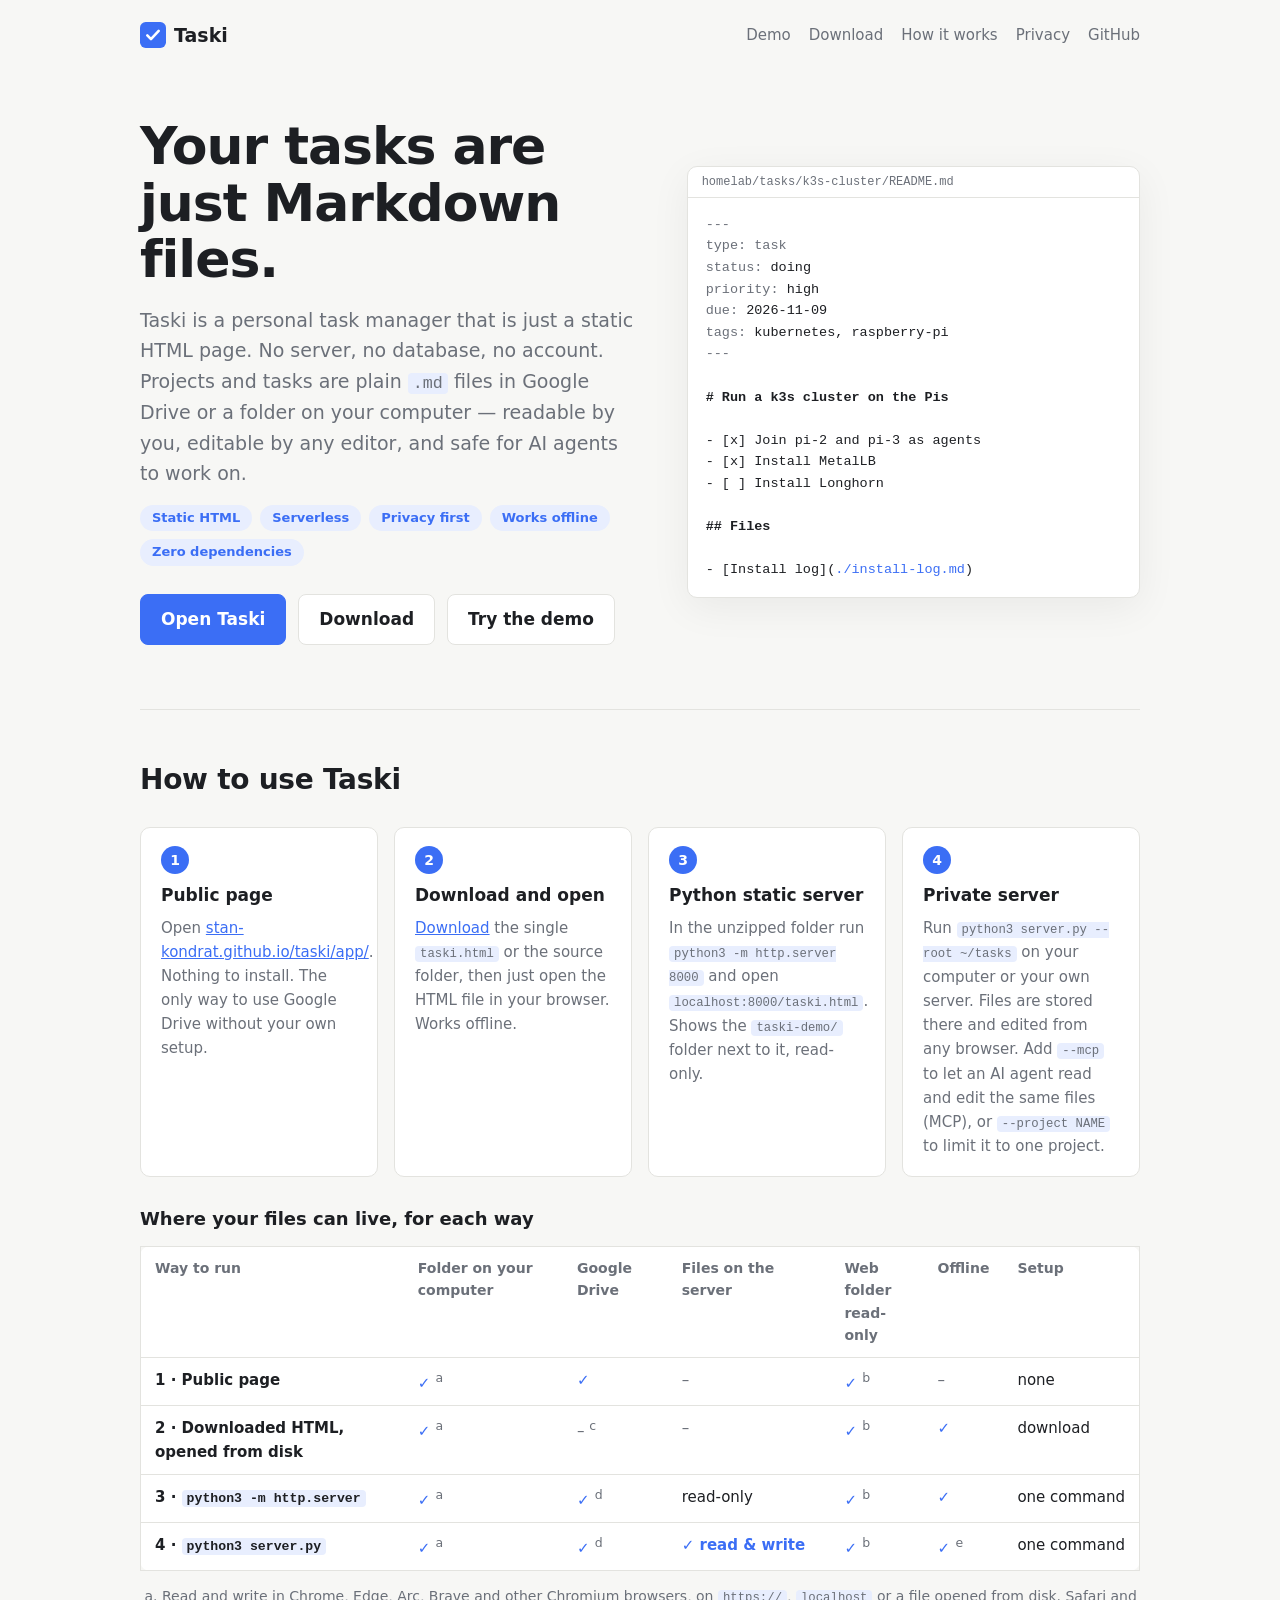
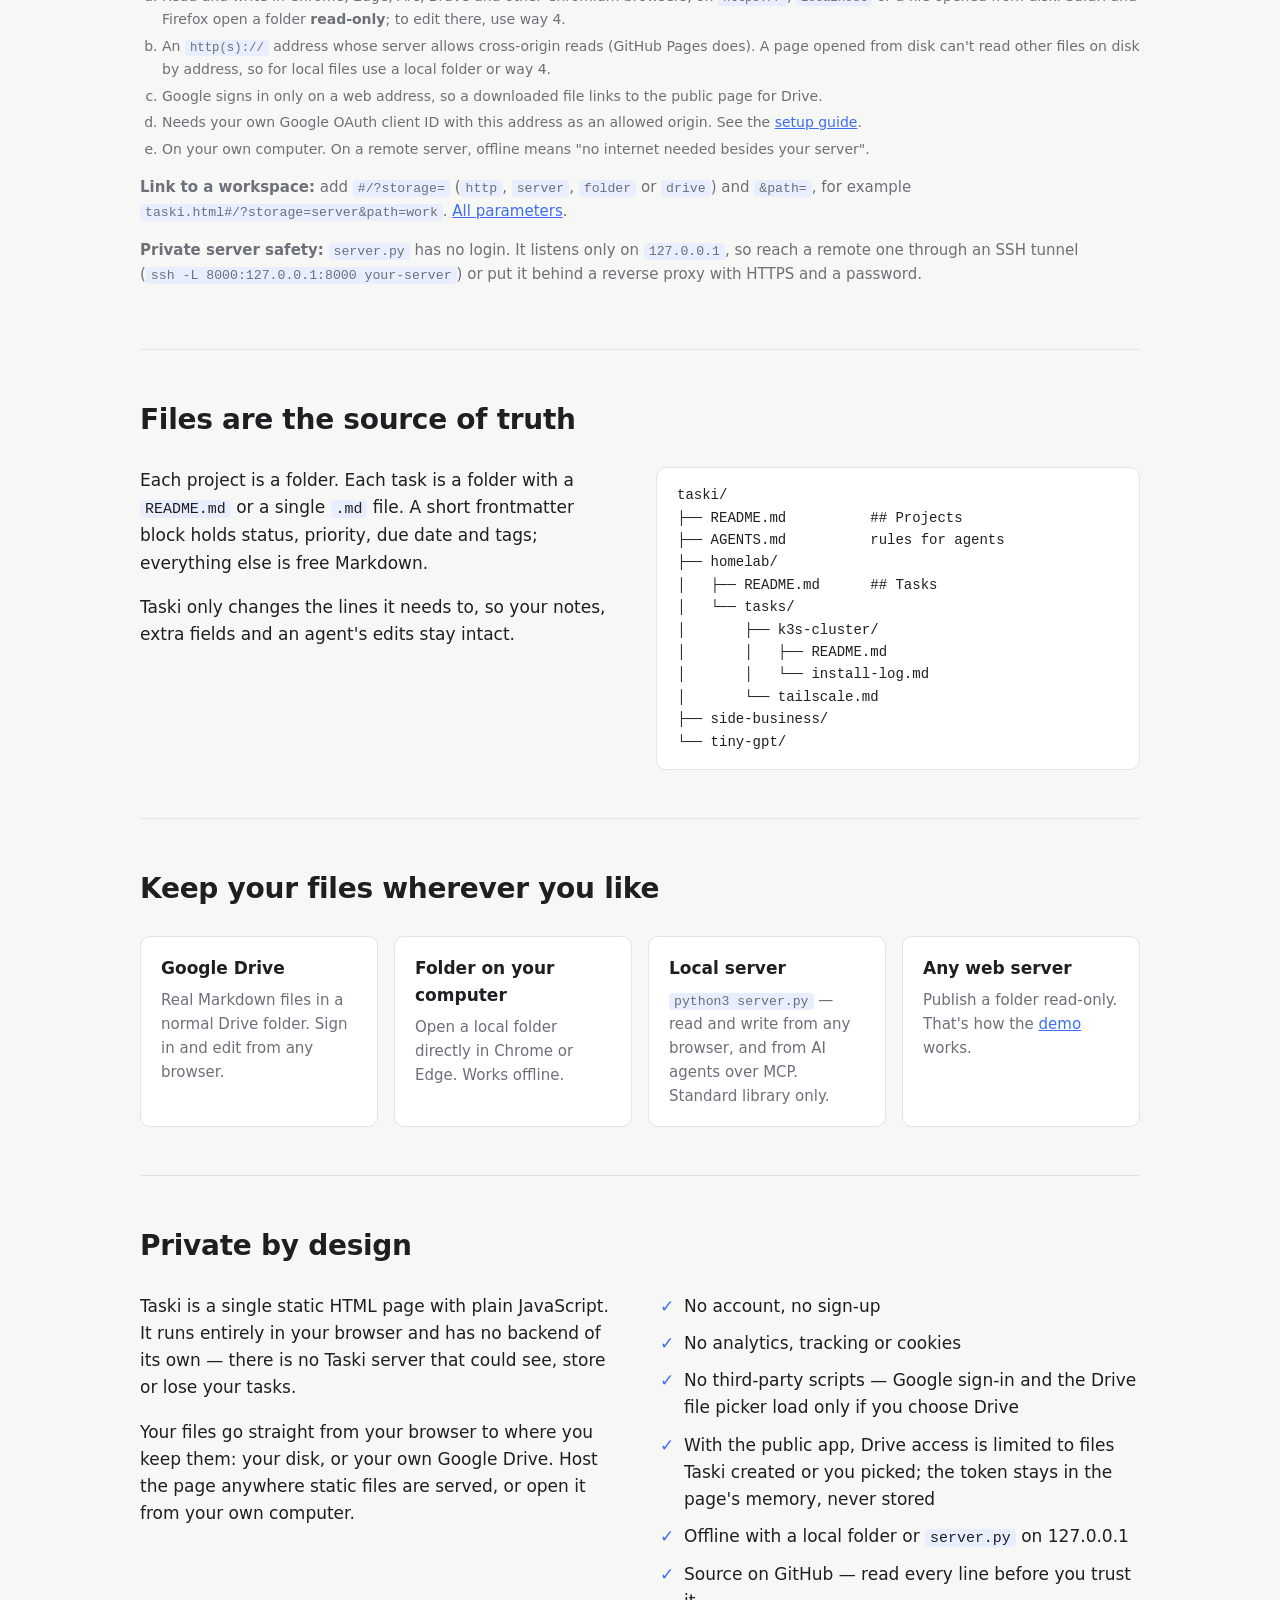
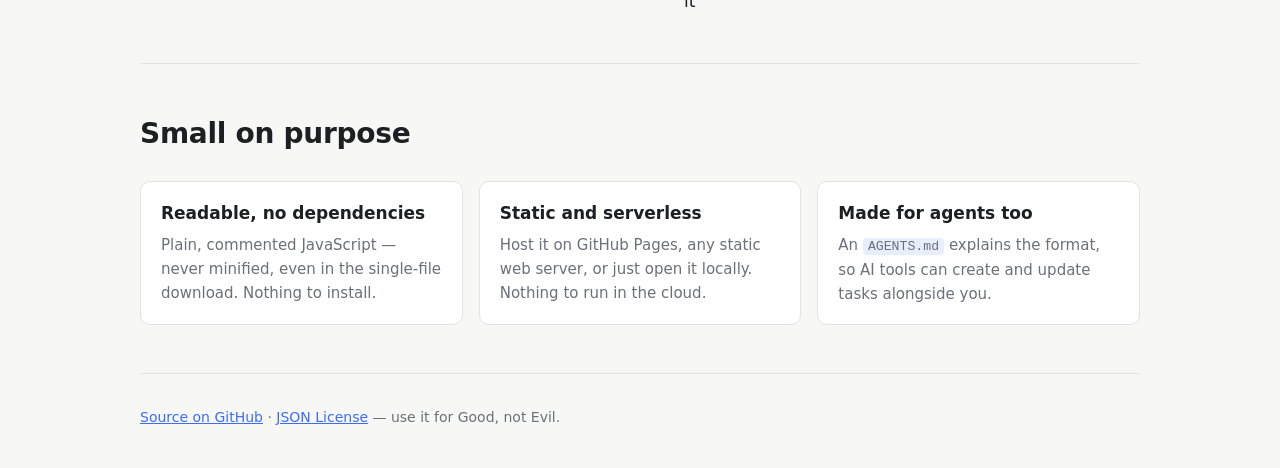
<file: landing/index.html>
<!doctype html>
<html lang="en">
<head>
  <meta charset="utf-8">
  <meta name="viewport" content="width=device-width, initial-scale=1">
  <title>Taski — tasks as Markdown files</title>
  <meta name="description" content="A private, serverless task manager in one static HTML page. Every project and task is a plain Markdown file in Google Drive or a folder on your computer.">
  <link rel="icon" href="data:image/svg+xml,%3Csvg xmlns='http://www.w3.org/2000/svg' viewBox='0 0 32 32'%3E%3Crect width='32' height='32' rx='7' fill='%233b6ef5'/%3E%3Cpath d='M9 16.5l4.5 4.5L23 11' stroke='white' stroke-width='3.2' fill='none' stroke-linecap='round' stroke-linejoin='round'/%3E%3C/svg%3E">
  <link rel="stylesheet" href="site.css">
</head>
<body>
  <div class="wrap">
    <header>
      <a class="brand" href="./">
        <svg width="26" height="26" viewBox="0 0 32 32" aria-hidden="true"><rect width="32" height="32" rx="7" fill="#3b6ef5"/><path d="M9 16.5l4.5 4.5L23 11" stroke="#fff" stroke-width="3.2" fill="none" stroke-linecap="round" stroke-linejoin="round"/></svg>
        Taski
      </a>
      <nav>
        <a href="demo/">Demo</a>
        <a href="releases/">Download</a>
        <a class="hide-sm" href="#how">How it works</a>
        <a class="hide-sm" href="#privacy">Privacy</a>
        <a href="https://github.com/stan-kondrat/taski">GitHub</a>
      </nav>
    </header>

    <div class="hero">
      <div>
        <h1>Your tasks are just Markdown files.</h1>
        <p class="lede">Taski is a personal task manager that is just a static HTML page. No server, no database, no account. Projects and tasks are plain <code>.md</code> files in Google Drive or a folder on your computer — readable by you, editable by any editor, and safe for AI agents to work on.</p>
        <ul class="badges" aria-label="Highlights">
          <li>Static HTML</li><li>Serverless</li><li>Privacy first</li><li>Works offline</li><li>Zero dependencies</li>
        </ul>
        <div class="cta">
          <a class="btn primary" href="app/">Open Taski</a>
          <a class="btn" href="releases/">Download</a>
          <a class="btn" href="demo/">Try the demo</a>
        </div>
      </div>
      <div class="file" aria-label="Example task file">
        <div class="bar">homelab/tasks/k3s-cluster/README.md</div>
<pre><span class="k">---
type: task
status:</span> doing
<span class="k">priority:</span> high
<span class="k">due:</span> 2026-11-09
<span class="k">tags:</span> kubernetes, raspberry-pi
<span class="k">---</span>

<span class="h"># Run a k3s cluster on the Pis</span>

- [x] Join pi-2 and pi-3 as agents
- [x] Install MetalLB
- [ ] Install Longhorn

<span class="h">## Files</span>

- [Install log](<span class="c">./install-log.md</span>)</pre>
      </div>
    </div>

    <section id="use">
      <h2>How to use Taski</h2>
      <div class="ways">
        <div class="way">
          <span class="way-n">1</span>
          <h3>Public page</h3>
          <p>Open <a href="app/">stan-kondrat.github.io/taski/app/</a>. Nothing to install. The only way to use Google Drive without your own setup.</p>
        </div>
        <div class="way">
          <span class="way-n">2</span>
          <h3>Download and open</h3>
          <p><a href="releases/">Download</a> the single <code>taski.html</code> or the source folder, then just open the HTML file in your browser. Works offline.</p>
        </div>
        <div class="way">
          <span class="way-n">3</span>
          <h3>Python static server</h3>
          <p>In the unzipped folder run <code>python3 -m http.server 8000</code> and open <code>localhost:8000/taski.html</code>. Shows the <code>taski-demo/</code> folder next to it, read-only.</p>
        </div>
        <div class="way">
          <span class="way-n">4</span>
          <h3>Private server</h3>
          <p>Run <code>python3 server.py --root ~/tasks</code> on your computer or your own server. Files are stored there and edited from any browser. Add <code>--mcp</code> to let an AI agent read and edit the same files (MCP), or <code>--project NAME</code> to limit it to one project.</p>
        </div>
      </div>

      <h3 class="sub">Where your files can live, for each way</h3>
      <div class="table-wrap">
        <table class="support matrix">
          <thead>
            <tr>
              <th>Way to run</th>
              <th>Folder on your computer</th>
              <th>Google Drive</th>
              <th>Files on the server</th>
              <th>Web folder<br><span class="no">read-only</span></th>
              <th>Offline</th>
              <th>Setup</th>
            </tr>
          </thead>
          <tbody>
            <tr>
              <th>1 · Public page</th>
              <td class="yes">✓ <sup>a</sup></td>
              <td class="yes">✓</td>
              <td class="no">–</td>
              <td class="yes">✓ <sup>b</sup></td>
              <td class="no">–</td>
              <td>none</td>
            </tr>
            <tr>
              <th>2 · Downloaded HTML, opened from disk</th>
              <td class="yes">✓ <sup>a</sup></td>
              <td class="no">– <sup>c</sup></td>
              <td class="no">–</td>
              <td class="yes">✓ <sup>b</sup></td>
              <td class="yes">✓</td>
              <td>download</td>
            </tr>
            <tr>
              <th>3 · <code>python3 -m http.server</code></th>
              <td class="yes">✓ <sup>a</sup></td>
              <td class="yes">✓ <sup>d</sup></td>
              <td>read-only</td>
              <td class="yes">✓ <sup>b</sup></td>
              <td class="yes">✓</td>
              <td>one command</td>
            </tr>
            <tr>
              <th>4 · <code>python3 server.py</code></th>
              <td class="yes">✓ <sup>a</sup></td>
              <td class="yes">✓ <sup>d</sup></td>
              <td class="yes">✓ read &amp; write</td>
              <td class="yes">✓ <sup>b</sup></td>
              <td class="yes">✓ <sup>e</sup></td>
              <td>one command</td>
            </tr>
          </tbody>
        </table>
      </div>
      <ol class="footnotes" type="a">
        <li>Read and write in Chrome, Edge, Arc, Brave and other Chromium browsers, on <code>https://</code>, <code>localhost</code> or a file opened from disk. Safari and Firefox open a folder <strong>read-only</strong>; to edit there, use way 4.</li>
        <li>An <code>http(s)://</code> address whose server allows cross-origin reads (GitHub Pages does). A page opened from disk can't read other files on disk by address, so for local files use a local folder or way 4.</li>
        <li>Google signs in only on a web address, so a downloaded file links to the public page for Drive.</li>
        <li>Needs your own Google OAuth client ID with this address as an allowed origin. See the <a href="https://github.com/stan-kondrat/taski#google-drive-setup">setup guide</a>.</li>
        <li>On your own computer. On a remote server, offline means "no internet needed besides your server".</li>
      </ol>
      <p class="note"><strong>Link to a workspace:</strong> add <code>#/?storage=</code> (<code>http</code>, <code>server</code>, <code>folder</code> or <code>drive</code>) and <code>&amp;path=</code>, for example <code>taski.html#/?storage=server&amp;path=work</code>. <a href="https://github.com/stan-kondrat/taski#url-parameters">All parameters</a>.</p>
      <p class="note"><strong>Private server safety:</strong> <code>server.py</code> has no login. It listens only on <code>127.0.0.1</code>, so reach a remote one through an SSH tunnel (<code>ssh -L 8000:127.0.0.1:8000 your-server</code>) or put it behind a reverse proxy with HTTPS and a password.</p>
    </section>

    <section id="how">
      <h2>Files are the source of truth</h2>
      <div class="two">
        <div>
          <p>Each project is a folder. Each task is a folder with a <code>README.md</code> or a single <code>.md</code> file. A short frontmatter block holds status, priority, due date and tags; everything else is free Markdown.</p>
          <p>Taski only changes the lines it needs to, so your notes, extra fields and an agent's edits stay intact.</p>
        </div>
<pre class="tree">taski/
├── README.md          ## Projects
├── AGENTS.md          rules for agents
├── homelab/
│   ├── README.md      ## Tasks
│   └── tasks/
│       ├── k3s-cluster/
│       │   ├── README.md
│       │   └── install-log.md
│       └── tailscale.md
├── side-business/
└── tiny-gpt/</pre>
      </div>
    </section>

    <section>
      <h2>Keep your files wherever you like</h2>
      <div class="grid">
        <div class="card"><h3>Google Drive</h3><p>Real Markdown files in a normal Drive folder. Sign in and edit from any browser.</p></div>
        <div class="card"><h3>Folder on your computer</h3><p>Open a local folder directly in Chrome or Edge. Works offline.</p></div>
        <div class="card"><h3>Local server</h3><p><code>python3 server.py</code> — read and write from any browser, and from AI agents over MCP. Standard library only.</p></div>
        <div class="card"><h3>Any web server</h3><p>Publish a folder read-only. That's how the <a href="demo/">demo</a> works.</p></div>
      </div>
    </section>

    <section id="privacy">
      <h2>Private by design</h2>
      <div class="two">
        <div>
          <p>Taski is a single static HTML page with plain JavaScript. It runs entirely in your browser and has no backend of its own — there is no Taski server that could see, store or lose your tasks.</p>
          <p>Your files go straight from your browser to where you keep them: your disk, or your own Google Drive. Host the page anywhere static files are served, or open it from your own computer.</p>
        </div>
        <ul class="checks">
          <li>No account, no sign-up</li>
          <li>No analytics, tracking or cookies</li>
          <li>No third-party scripts — Google sign-in and the Drive file picker load only if you choose Drive</li>
          <li>With the public app, Drive access is limited to files Taski created or you picked; the token stays in the page's memory, never stored</li>
          <li>Offline with a local folder or <code>server.py</code> on 127.0.0.1</li>
          <li>Source on GitHub — read every line before you trust it</li>
        </ul>
      </div>
    </section>

    <section>
      <h2>Small on purpose</h2>
      <div class="grid">
        <div class="card"><h3>Readable, no dependencies</h3><p>Plain, commented JavaScript — never minified, even in the single-file download. Nothing to install.</p></div>
        <div class="card"><h3>Static and serverless</h3><p>Host it on GitHub Pages, any static web server, or just open it locally. Nothing to run in the cloud.</p></div>
        <div class="card"><h3>Made for agents too</h3><p>An <code>AGENTS.md</code> explains the format, so AI tools can create and update tasks alongside you.</p></div>
      </div>
    </section>

    <footer>
      <a href="https://github.com/stan-kondrat/taski">Source on GitHub</a> · <a href="https://github.com/stan-kondrat/taski/blob/main/LICENSE">JSON License</a> — use it for Good, not Evil.
    </footer>
  </div>
</body>
</html>
</file>
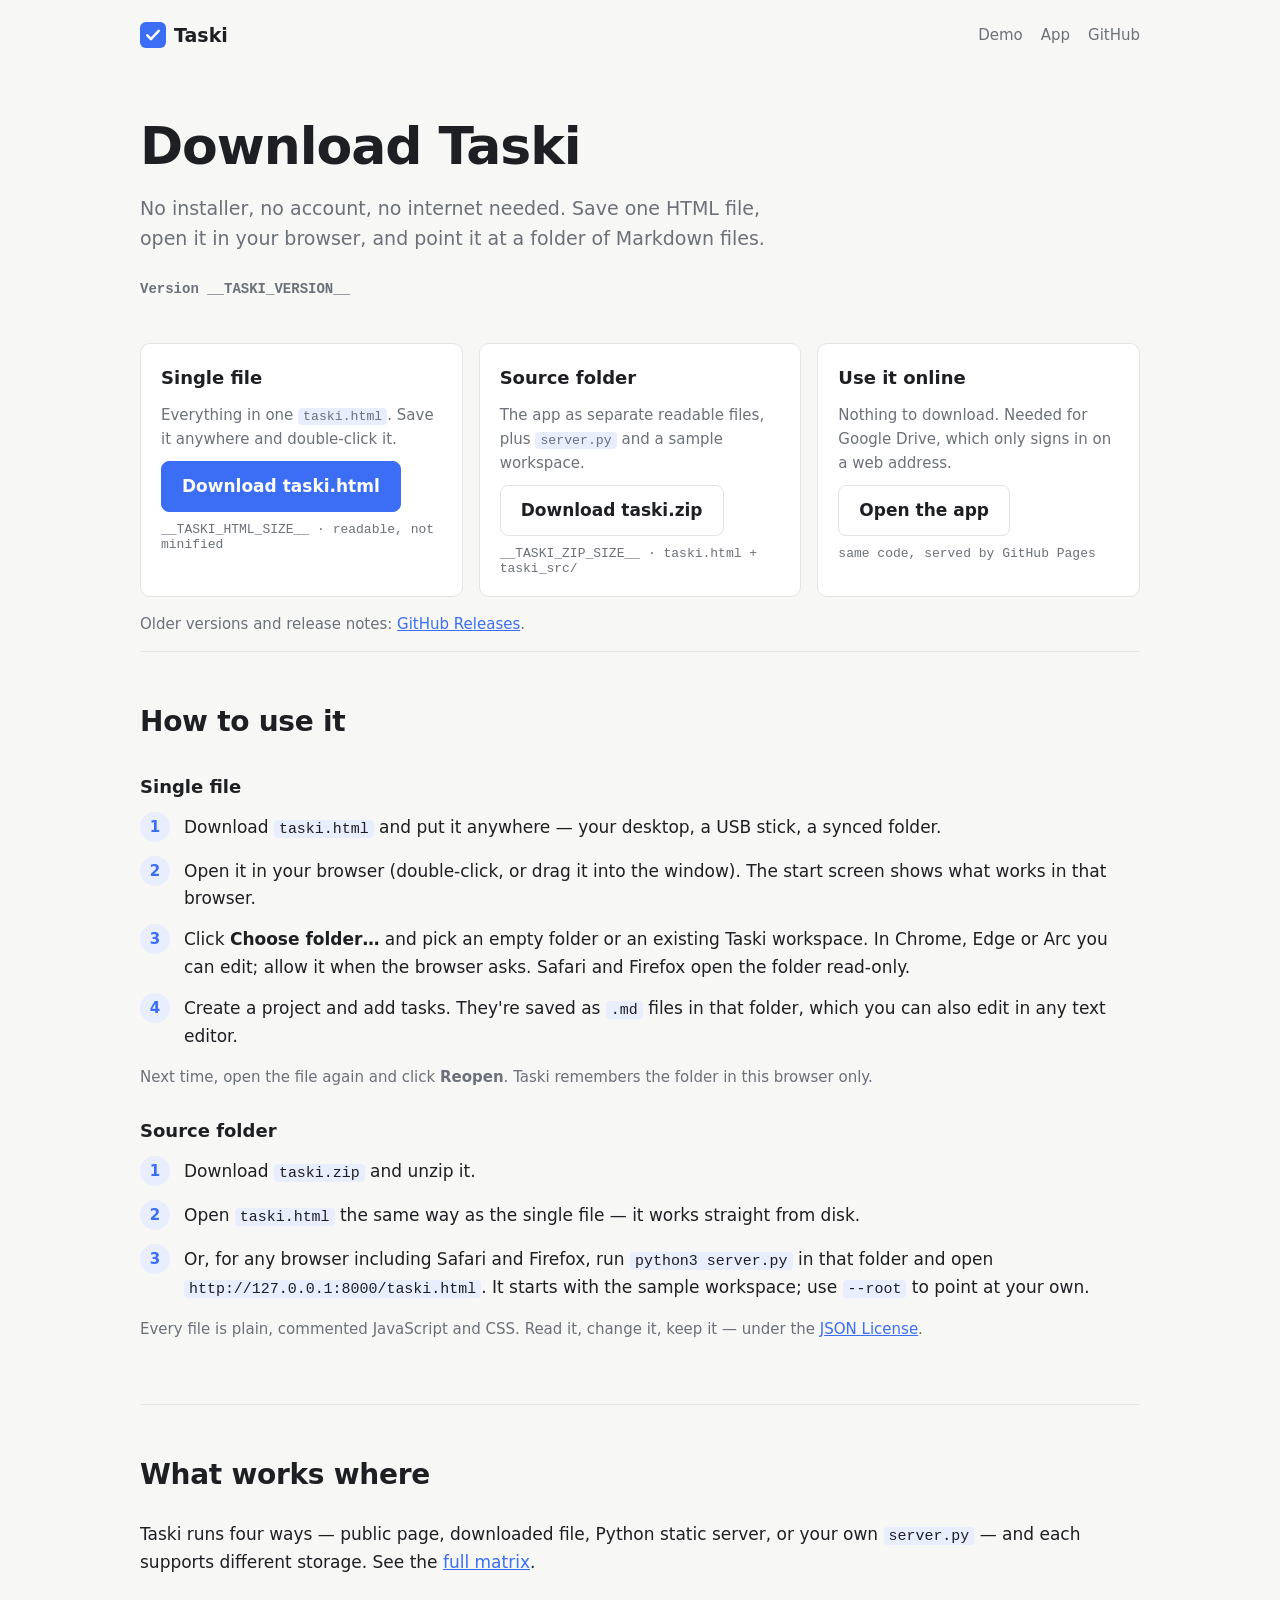
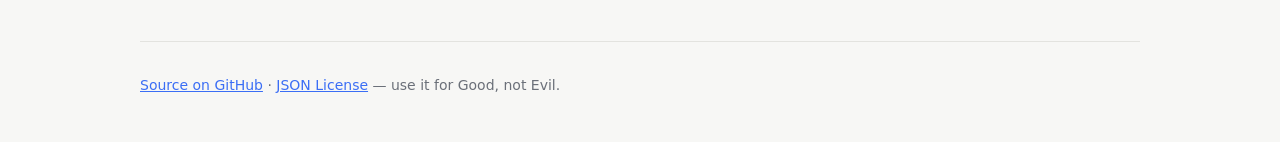
<file: landing/releases/index.html>
<!doctype html>
<html lang="en">
<head>
  <meta charset="utf-8">
  <meta name="viewport" content="width=device-width, initial-scale=1">
  <title>Download Taski</title>
  <meta name="description" content="Download Taski as one HTML file or as its readable source folder. No install, no account, works offline.">
  <link rel="icon" href="data:image/svg+xml,%3Csvg xmlns='http://www.w3.org/2000/svg' viewBox='0 0 32 32'%3E%3Crect width='32' height='32' rx='7' fill='%233b6ef5'/%3E%3Cpath d='M9 16.5l4.5 4.5L23 11' stroke='white' stroke-width='3.2' fill='none' stroke-linecap='round' stroke-linejoin='round'/%3E%3C/svg%3E">
  <link rel="stylesheet" href="../site.css">
</head>
<body>
  <div class="wrap">
    <header>
      <a class="brand" href="../">
        <svg width="26" height="26" viewBox="0 0 32 32" aria-hidden="true"><rect width="32" height="32" rx="7" fill="#3b6ef5"/><path d="M9 16.5l4.5 4.5L23 11" stroke="#fff" stroke-width="3.2" fill="none" stroke-linecap="round" stroke-linejoin="round"/></svg>
        Taski
      </a>
      <nav>
        <a href="../demo/">Demo</a>
        <a href="../app/">App</a>
        <a href="https://github.com/stan-kondrat/taski">GitHub</a>
      </nav>
    </header>

    <div class="hero" style="grid-template-columns: 1fr; padding-bottom: 32px;">
      <div>
        <h1>Download Taski</h1>
        <p class="lede">No installer, no account, no internet needed. Save one HTML file, open it in your browser, and point it at a folder of Markdown files.</p>
        <p class="version">Version __TASKI_VERSION__</p>
      </div>
    </div>

    <div class="downloads">
      <div class="download">
        <h3>Single file</h3>
        <p>Everything in one <code>taski.html</code>. Save it anywhere and double-click it.</p>
        <a class="btn primary" href="taski.html" download="taski.html">Download taski.html</a>
        <span class="size">__TASKI_HTML_SIZE__ · readable, not minified</span>
      </div>
      <div class="download">
        <h3>Source folder</h3>
        <p>The app as separate readable files, plus <code>server.py</code> and a sample workspace.</p>
        <a class="btn" href="taski.zip" download="taski-__TASKI_VERSION__.zip">Download taski.zip</a>
        <span class="size">__TASKI_ZIP_SIZE__ · taski.html + taski_src/</span>
      </div>
      <div class="download">
        <h3>Use it online</h3>
        <p>Nothing to download. Needed for Google Drive, which only signs in on a web address.</p>
        <a class="btn" href="../app/">Open the app</a>
        <span class="size">same code, served by GitHub Pages</span>
      </div>
    </div>
    <p class="note">Older versions and release notes: <a href="https://github.com/stan-kondrat/taski/releases">GitHub Releases</a>.</p>

    <section>
      <h2>How to use it</h2>

      <h3 class="sub">Single file</h3>
      <ol class="steps">
        <li>Download <code>taski.html</code> and put it anywhere — your desktop, a USB stick, a synced folder.</li>
        <li>Open it in your browser (double-click, or drag it into the window). The start screen shows what works in that browser.</li>
        <li>Click <strong>Choose folder…</strong> and pick an empty folder or an existing Taski workspace. In Chrome, Edge or Arc you can edit; allow it when the browser asks. Safari and Firefox open the folder read-only.</li>
        <li>Create a project and add tasks. They're saved as <code>.md</code> files in that folder, which you can also edit in any text editor.</li>
      </ol>
      <p class="note">Next time, open the file again and click <strong>Reopen</strong>. Taski remembers the folder in this browser only.</p>

      <h3 class="sub">Source folder</h3>
      <ol class="steps">
        <li>Download <code>taski.zip</code> and unzip it.</li>
        <li>Open <code>taski.html</code> the same way as the single file — it works straight from disk.</li>
        <li>Or, for any browser including Safari and Firefox, run <code>python3 server.py</code> in that folder and open <code>http://127.0.0.1:8000/taski.html</code>. It starts with the sample workspace; use <code>--root</code> to point at your own.</li>
      </ol>
      <p class="note">Every file is plain, commented JavaScript and CSS. Read it, change it, keep it — under the <a href="https://github.com/stan-kondrat/taski/blob/main/LICENSE">JSON License</a>.</p>
    </section>

    <section>
      <h2>What works where</h2>
      <p>Taski runs four ways — public page, downloaded file, Python static server, or your own <code>server.py</code> — and each supports different storage. See the <a href="../#use">full matrix</a>.</p>
    </section>

    <footer>
      <a href="https://github.com/stan-kondrat/taski">Source on GitHub</a> · <a href="https://github.com/stan-kondrat/taski/blob/main/LICENSE">JSON License</a> — use it for Good, not Evil.
    </footer>
  </div>
</body>
</html>
</file>
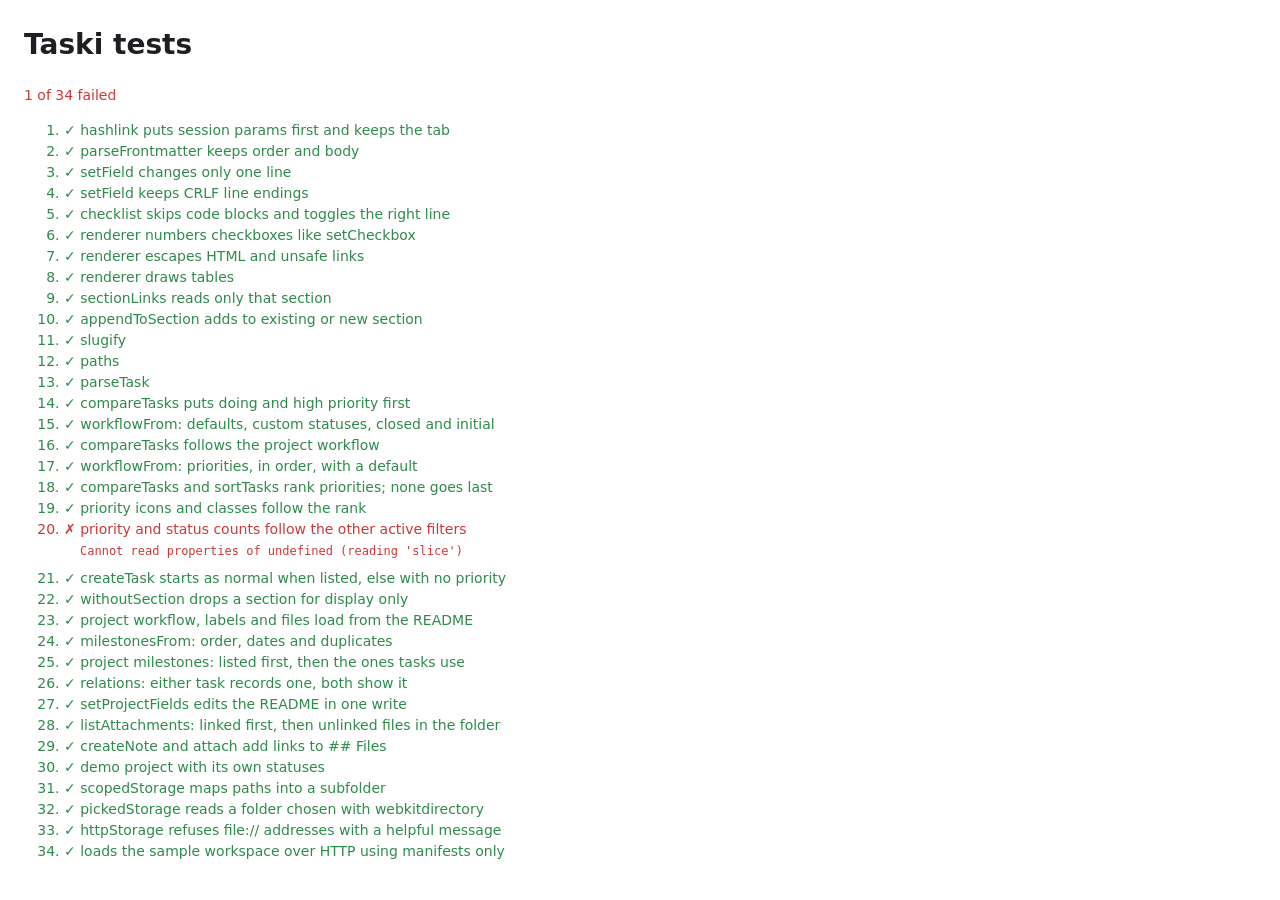
<file: tests/tests.html>
<!doctype html>
<html lang="en">
<head>
  <meta charset="utf-8">
  <meta name="viewport" content="width=device-width, initial-scale=1">
  <title>Taski tests</title>
  <style>
    body { font: 14px/1.5 system-ui, sans-serif; margin: 24px; background: #fff; color: #1d1f23; }
    @media (prefers-color-scheme: dark) { body { background: #15171a; color: #e6e7e9; } }
    .pass { color: #2f8a4c; } .fail { color: #c93a3a; }
    pre { white-space: pre-wrap; margin: 2px 0 8px 16px; font-size: 12px; }
  </style>
</head>
<body>
  <h1>Taski tests</h1>
  <p id="summary">Running…</p>
  <ol id="results"></ol>
  <script src="../taski_src/config.js"></script>
  <script src="../taski_src/markdown.js"></script>
  <script src="../taski_src/storage/path.js"></script>
  <script src="../taski_src/hashlink.js"></script>
  <script src="../taski_src/storage/storage.js"></script>
  <script src="../taski_src/storage/http.js"></script>
  <script src="../taski_src/storage/scoped.js"></script>
  <script src="../taski_src/storage/picked.js"></script>
  <script src="../taski_src/tasks.js"></script>
  <script src="../taski_src/projects.js"></script>
  <script src="../taski_src/files.js"></script>
  <script src="../taski_src/ui/dom.js"></script>
  <script src="../taski_src/ui/views.js"></script>
  <script>
  (async function () {
    const md = Taski.markdown;
    const path = Taski.path;
    const { parseTask, compareTasks } = Taski.tasks;
    const { loadWorkspace } = Taski.projects;
    const { httpStorage } = Taski.http;

    const tests = [];
    const test = (name, fn) => tests.push({ name, fn });
    const eq = (a, b) => {
      const sa = JSON.stringify(a), sb = JSON.stringify(b);
      if (sa !== sb) throw new Error(`expected ${sb}\n     got ${sa}`);
    };

    const ok = (cond, message = 'expected true') => { if (!cond) throw new Error(message); };

    const TASK = '---\ntype: task\nstatus: todo\nowner: me\n---\n\n# Hello world\n\nIntro.\n\n```\n- [ ] not a box\n```\n\n- [ ] one\n- [x] two\n\n## Files\n\n- [Notes](./notes.md)\n- [Site](https://example.com)\n';

    test('hashlink puts session params first and keeps the tab', () => {
      const { apply, strip, session } = Taski.hashlink;
      const full = apply('#/p/app?tab=files', { storage: 'server', path: 'work', project: 'app' });
      eq(full, '#/p/app?storage=server&path=work&project=app&tab=files');
      eq(strip(full), '#/p/app?tab=files');
      eq(session(full).path, 'work');
      eq(apply('', { storage: 'http', path: 'https://x.org/t/' }), '#/?storage=http&path=https://x.org/t/');
      eq(strip('#/?storage=server'), '#/');
    });
    test('parseFrontmatter keeps order and body', () => {
      const fm = md.parseFrontmatter(TASK);
      eq([...fm.fields.keys()], ['type', 'status', 'owner']);
      eq(fm.body.startsWith('\n# Hello world'), true);
      eq(md.parseFrontmatter('# no fm').present, false);
    });

    test('setField changes only one line', () => {
      const out = md.setField(TASK, 'status', 'done');
      eq(out, TASK.replace('status: todo', 'status: done'));
      eq(md.setField(TASK, 'due', '2026-01-01').includes('owner: me\ndue: 2026-01-01\n---'), true);
      eq(md.setField(TASK, 'owner', null).includes('owner'), false);
      eq(md.setField('# T\n', 'status', 'doing'), '---\nstatus: doing\n---\n# T\n');
    });

    test('setField keeps CRLF line endings', () => {
      const crlf = TASK.replace(/\n/g, '\r\n');
      eq(md.setField(crlf, 'status', 'done'), crlf.replace('status: todo', 'status: done'));
    });

    test('checklist skips code blocks and toggles the right line', () => {
      eq(md.checklist(TASK).map((i) => i.done), [false, true]);
      const out = md.setCheckbox(TASK, 0, true);
      eq(out.includes('- [x] one'), true);
      eq(out.includes('- [ ] not a box'), true);
    });

    test('renderer numbers checkboxes like setCheckbox', () => {
      const html = md.renderMarkdown(md.parseFrontmatter(TASK).body);
      eq((html.match(/data-check="(\d)"/g) || []).length, 2);
      eq(html.includes('<pre><code>- [ ] not a box</code></pre>'), true);
    });

    test('renderer escapes HTML and unsafe links', () => {
      const html = md.renderMarkdown('<img src=x onerror=alert(1)> [x](javascript:alert(1)) **b**');
      eq(html.includes('<img'), false);
      eq(html.includes('javascript:'), false);
      eq(html.includes('<strong>b</strong>'), true);
    });

    test('renderer draws tables', () => {
      const html = md.renderMarkdown('| a | b |\n|---|--:|\n| 1 | 2 |');
      eq(html.includes('<th>a</th>') && html.includes('<td style="text-align:right">2</td>'), true);
    });

    test('sectionLinks reads only that section', () => {
      eq(md.sectionLinks(TASK, 'Files').map((l) => l.href), ['./notes.md', 'https://example.com']);
      eq(md.sectionLinks(TASK, 'Tasks'), []);
    });

    test('appendToSection adds to existing or new section', () => {
      const a = md.appendToSection('# P\n\n## Tasks\n\n- [A](a.md)\n\n## Notes\n\nx\n', 'Tasks', '- [B](b.md)');
      eq(a, '# P\n\n## Tasks\n\n- [A](a.md)\n- [B](b.md)\n\n## Notes\n\nx\n');
      const b = md.appendToSection('# P\n', 'Tasks', '- [B](b.md)');
      eq(b, '# P\n\n## Tasks\n\n- [B](b.md)\n');
      const c = md.appendToSection('# P\n\n## Tasks\n\n', 'Tasks', '- [B](b.md)');
      eq(md.sectionLinks(c, 'Tasks').length, 1);
    });

    test('slugify', () => {
      eq(md.slugify('Fix the Bug!  (urgent)'), 'fix-the-bug-urgent');
      eq(md.slugify('Café déjà vu'), 'cafe-deja-vu');
      eq(md.slugify('???'), 'untitled');
    });

    test('paths', () => {
      eq(path.normalize('a/./b/../c/'), 'a/c');
      eq(path.resolveRelative('p/tasks/t/README.md', './notes.md'), 'p/tasks/t/notes.md');
      eq(path.resolveRelative('p/README.md', '../../x.md'), null);
      eq(path.resolveRelative('p/README.md', 'https://x.y'), null);
      eq(path.relativeLink('p/README.md', 'p/tasks/a b/README.md'), './tasks/a%20b/README.md');
      eq(path.relativeLink('README.md', 'proj'), './proj');
    });

    test('parseTask', () => {
      const t = parseTask('p/tasks/hello/README.md', TASK, 'r1');
      eq([t.slug, t.title, t.status, t.priority], ['hello', 'Hello world', 'todo', '']); // no priority until the file sets one
      eq(t.progress, { done: 1, total: 2 });
      eq(t.files.map((f) => f.path), ['p/tasks/hello/notes.md', null]);
      eq(parseTask('p/tasks/x.md', 'no title', '').title, 'x');
    });

    test('compareTasks puts doing and high priority first', () => {
      const mk = (status, priority, title) => parseTask(`${title}.md`, `---\nstatus: ${status}\npriority: ${priority}\n---\n# ${title}`, '');
      const sorted = [mk('done', 'high', 'd'), mk('todo', 'low', 'c'), mk('todo', 'high', 'b'), mk('doing', 'low', 'a')].sort(compareTasks);
      eq(sorted.map((t) => t.title), ['a', 'b', 'c', 'd']);
    });

    test('workflowFrom: defaults, custom statuses, closed and initial', () => {
      const { workflowFrom, DEFAULT_WORKFLOW, statusKind } = Taski.tasks;
      eq(DEFAULT_WORKFLOW.statuses, ['todo', 'doing', 'blocked', 'done', 'cancelled']);
      eq([[...DEFAULT_WORKFLOW.active], [...DEFAULT_WORKFLOW.closed], DEFAULT_WORKFLOW.initial], [['doing'], ['done', 'cancelled'], 'todo']);
      const wf = workflowFrom(new Map([['statuses', 'now, next, later, waiting, done, now'], ['active-statuses', 'now, nope']]));
      eq([wf.statuses, [...wf.active], [...wf.closed], wf.initial], [['now', 'next', 'later', 'waiting', 'done'], ['now'], ['done'], 'next']);
      const last = workflowFrom(new Map([['statuses', 'idea, building, shipped']]));
      eq([[...last.active], [...last.closed], last.initial], [[], ['shipped'], 'idea']);
      const set = workflowFrom(new Map([['statuses', 'a, b, c'], ['closed-statuses', 'b, c'], ['active-statuses', 'b']]));
      eq([[...set.active], [...set.closed], statusKind(set, 'a'), statusKind(set, 'zzz')], [[], ['b', 'c'], 'open', 'open']);
    });

    test('compareTasks follows the project workflow', () => {
      const { workflowFrom, taskComparator } = Taski.tasks;
      const wf = workflowFrom(new Map([['statuses', 'backlog, todo, doing, review, done'], ['active-statuses', 'doing, review']]));
      const mk = (status, title) => parseTask(`${title}.md`, `---\nstatus: ${status}\n---\n# ${title}`, '');
      const sorted = [mk('done', 'e'), mk('weird', 'd'), mk('todo', 'c'), mk('backlog', 'b'), mk('review', 'a2'), mk('doing', 'a1')].sort(taskComparator(wf));
      eq(sorted.map((t) => t.title), ['a1', 'a2', 'b', 'c', 'd', 'e']);
    });

    test('workflowFrom: priorities, in order, with a default', () => {
      const { workflowFrom, DEFAULT_WORKFLOW, DEFAULT_PRIORITIES, priorityRank } = Taski.tasks;
      eq(DEFAULT_WORKFLOW.priorities, DEFAULT_PRIORITIES);
      eq(DEFAULT_PRIORITIES, ['high', 'normal', 'low']);
      const wf = workflowFrom(new Map([['priorities', 'urgent, high, medium, low, high']]));
      eq(wf.priorities, ['urgent', 'high', 'medium', 'low']);
      // rank: 0 none, 1 highest … n lowest, a value the list lacks after all of them
      eq(['', 'urgent', 'low', 'normal'].map((p) => priorityRank(wf, p)), [0, 1, 4, 5]);
    });

    test('compareTasks and sortTasks rank priorities; none goes last', () => {
      const { workflowFrom, taskComparator, priorityRank } = Taski.tasks;
      const wf = workflowFrom(new Map([['priorities', 'urgent, high, medium, low']]));
      const mk = (priority, title) => parseTask(`${title}.md`, `---\nstatus: todo\n${priority === null ? '' : `priority: ${priority}\n`}---\n# ${title}`, '');
      const tasks = [mk(null, 'none'), mk('low', 'low'), mk('weird', 'weird'), mk('urgent', 'urgent'), mk('medium', 'medium'), mk('high', 'high')];
      eq([...tasks].sort(taskComparator(wf)).map((t) => t.title), ['urgent', 'high', 'medium', 'low', 'weird', 'none']);
      const rank = (t) => priorityRank(wf, t.priority);
      const { sortTasks } = Taski.views;
      eq(sortTasks(tasks, 'priority-desc', rank).map((t) => t.title), ['urgent', 'high', 'medium', 'low', 'weird', 'none']);
      eq(sortTasks(tasks, 'priority-asc', rank).map((t) => t.title), ['weird', 'low', 'medium', 'high', 'urgent', 'none']);
      const ties = [mk('high', 'b'), mk('high', 'a'), mk(null, 'n2'), mk(null, 'n1')];
      eq(sortTasks(ties, 'priority-desc', rank).map((t) => t.title), ['b', 'a', 'n2', 'n1']); // ties keep their order
    });

    test('priority icons and classes follow the rank', () => {
      const { workflowFrom, DEFAULT_WORKFLOW } = Taski.tasks;
      const { priorityIcon, priorityClass } = Taski.views;
      const wf = workflowFrom(new Map([['priorities', 'urgent, high, medium, low']]));
      const lit = (p) => (priorityIcon(wf, p).match(/<rect/g) || []).length - (priorityIcon(wf, p).match(/opacity/g) || []).length;
      eq(['high', 'medium', 'low'].map(lit), [3, 2, 1]);
      ok(priorityIcon(wf, 'urgent').includes('<circle'), 'the highest is "!"');
      ok(priorityIcon(wf, '').includes('M1.5 7h2.5'), 'none is dashes');
      eq([priorityClass(wf, 'urgent'), priorityClass(wf, 'low'), priorityClass(wf, 'medium'), priorityClass(wf, '')], ['rank-1', 'rank-last', '', '']);
      eq(priorityClass(DEFAULT_WORKFLOW, 'high'), 'rank-1');
    });

    test('priority and status counts follow the other active filters', () => {
      const { workflowFrom } = Taski.tasks;
      const wf = workflowFrom(new Map([['priorities', 'urgent, high, medium, low']]));
      const mk = (title, status, priority) => ({ path: `p/tasks/${title}.md`, title, status, priority, tags: [], milestone: '', due: '', files: [], progress: { done: 0, total: 0 },
        relations: { blockedBy: [], blocks: [], related: [] }, fields: new Map(), created: '', estimate: '' });
      const project = { path: 'p', title: 'P', workflow: wf, labels: [], milestones: [], status: 'active', warnings: [], writable: false,
        tasks: [mk('a', 'todo', 'high'), mk('b', 'done', 'high'), mk('c', 'done', 'high'), mk('d', 'todo', 'low'), mk('e', 'todo', 'normal')] };
      const ctx = new Proxy({}, { get: () => () => {} });
      // Open tab: the done "high" tasks are not counted, and the count matches the list.
      let ui = { layout: 'list', filter: 'open', sort: 'default', query: '', labels: [], statuses: [], priorities: ['high'], milestone: '', blocked: '' };
      let el = Taski.views.projectView(ctx, project, ui);
      const text = el.textContent;
      ok(text.includes('1 of 5'), `header agrees with the list: ${text}`);
      ok(!text.includes('No tasks match'));
      const prio = [...el.querySelectorAll('.status-bar')].map((b) => b.textContent).find((t) => t.includes('No priority'));
      ok(/high1/.test(prio) && /low1/.test(prio) && /normal ?\??1/.test(prio) && /urgent0/.test(prio), `priority counts: ${prio}`);
      // A status filter narrows the priority counts, but not the status chips' own counts.
      ui = { ...ui, statuses: ['done'], priorities: [], filter: 'all' };
      el = Taski.views.projectView(ctx, project, ui);
      const bars2 = [...el.querySelectorAll('.status-bar')].map((b) => b.textContent);
      ok(/high2/.test(bars2.find((t) => t.includes('No priority'))), `high among done: ${bars2}`);
      ok(/low0/.test(bars2.find((t) => t.includes('No priority'))));
      ok(/todo3/.test(bars2.find((t) => t.includes('todo'))), `status chips ignore their own filter: ${bars2}`);
    });

    test('createTask starts as normal when listed, else with no priority', async () => {
      const { workflowFrom, DEFAULT_WORKFLOW, createTask } = Taski.tasks;
      const wf = workflowFrom(new Map([['priorities', 'urgent, high, medium, low']]));
      const fs = memStorage({ 'p/README.md': '# P\n\n## Tasks\n' });
      const project = (workflow) => ({ path: 'p', title: 'P', readmePath: 'p/README.md', readme: { text: '# P\n\n## Tasks\n', rev: '0' }, workflow });
      await createTask(fs, project(DEFAULT_WORKFLOW), { title: 'One' });
      await createTask(fs, project(wf), { title: 'Two' });
      await createTask(fs, project(wf), { title: 'Three', priority: 'medium' });
      ok(fs.files.get('p/tasks/one/README.md').includes('priority: normal\n'));
      ok(!fs.files.get('p/tasks/two/README.md').includes('priority'));
      ok(fs.files.get('p/tasks/three/README.md').includes('priority: medium\n'));
    });

    test('withoutSection drops a section for display only', () => {
      eq(md.withoutSection('# T\n\nx\n\n## Files\n\n- [a](a.md)\n\n## More\n\ny\n', 'Files'), '# T\n\nx\n\n## More\n\ny\n');
      eq(md.withoutSection('# T\n\n## Files\n\n- [a](a.md)\n', 'Files'), '# T\n');
      const boxes = '# T\n\n## Files\n\n- [ ] a\n';
      eq(md.withoutSection(boxes, 'Files'), boxes);
      eq(md.withoutSection('# T\n', 'Files'), '# T\n');
    });

    /** In-memory storage that can list folders. */
    const memStorage = (initial) => {
      const files = new Map(Object.entries(initial));
      let rev = 0;
      return {
        files,
        kind: 'mem', label: 'Mem', canWrite: true, canList: true,
        async list(dir) {
          const prefix = dir ? `${dir}/` : '';
          const out = new Map();
          for (const p of files.keys()) {
            if (!p.startsWith(prefix)) continue;
            const [name, ...rest] = p.slice(prefix.length).split('/');
            out.set(name, { name, path: prefix + name, kind: rest.length ? 'dir' : 'file' });
          }
          if (!out.size && dir) throw new Taski.storage.NotFoundError(dir);
          return [...out.values()];
        },
        async read(p) {
          if (!files.has(p)) throw new Taski.storage.NotFoundError(p);
          return { text: files.get(p), rev: String(rev) };
        },
        async write(p, text, opts = {}) {
          if (opts.create && files.has(p)) throw new Error(`exists: ${p}`);
          files.set(p, text);
          return { rev: String(++rev) };
        },
        async mkdir() {},
      };
    };

    test('project workflow, labels and files load from the README', async () => {
      const s = memStorage({
        'README.md': '# WS\n\n## Projects\n\n- [P](./p/)\n',
        'p/README.md': '---\ntype: project\nstatuses: next, now, done\nactive-statuses: now\nlabels: zeta, alpha\n---\n# P\n\n## Files\n\n- [Plan](./plan.md)\n- [Doc](https://docs.example.com/d)\n',
        'p/tasks/a.md': '---\ntags: beta, alpha\n---\n# A\n',
        'p/tasks/b.md': '---\nstatus: now\n---\n# B\n',
        'p/plan.md': '# Plan\n',
      });
      const ws = await loadWorkspace(s);
      const p = ws.projects[0];
      eq(p.workflow.statuses, ['next', 'now', 'done']);
      eq(p.labels, ['zeta', 'alpha', 'beta']);
      eq(p.tasks.map((t) => `${t.title}:${t.status}`), ['B:now', 'A:next']);
      eq(p.files.map((f) => f.path), ['p/plan.md', null]);
      eq(p.warnings, []);
      s.files.set('p/tasks/c.md', '---\nstatus: todo\n---\n# C\n');
      const again = await Taski.projects.loadProject(s, 'p');
      eq(again.warnings, ['Tasks use statuses this project does not list: todo. Move them under Settings.']);
      eq(again.tasks.map((t) => t.title), ['B', 'A', 'C']);
    });

    test('milestonesFrom: order, dates and duplicates', () => {
      const { milestonesFrom, formatMilestones } = Taski.tasks;
      const ms = milestonesFrom(new Map([['milestones', 'MVP (2026-11-30), Beta, MVP, 1.0 (soon),  2.0(2027-01-01)']]));
      eq(ms.map((m) => `${m.name}|${m.due}`), ['MVP|2026-11-30', 'Beta|', '1.0 (soon)|', '2.0|2027-01-01']);
      eq(formatMilestones(ms), 'MVP (2026-11-30), Beta, 1.0 (soon), 2.0 (2027-01-01)');
      eq(milestonesFrom(), []);
    });

    test('project milestones: listed first, then the ones tasks use', async () => {
      const s = memStorage({
        'p/README.md': '---\ntype: project\nmilestones: v2 (2026-12-01), v1\n---\n# P\n',
        'p/tasks/a.md': '---\nmilestone: v1\n---\n# A\n',
        'p/tasks/b.md': '---\nmilestone: later\nstatus: done\n---\n# B\n',
        'p/tasks/c.md': '# C\n',
      });
      const p = await Taski.projects.loadProject(s, 'p');
      eq(p.milestones, [{ name: 'v2', due: '2026-12-01', listed: true }, { name: 'v1', due: '', listed: true }, { name: 'later', due: '', listed: false }]);
      eq(p.tasks.map((t) => `${t.title}:${t.milestone}`), ['A:v1', 'C:', 'B:later']);
      const a = p.tasks[0];
      await Taski.tasks.setTaskField(s, a, 'milestone', '');
      eq(s.files.get('p/tasks/a.md'), '---\n---\n# A\n');
    });

    test('relations: either task records one, both show it', async () => {
      const s = memStorage({
        'README.md': '# WS\n\n## Projects\n\n- [P](./p/)\n- [Q](./q/)\n',
        'p/README.md': '---\ntype: project\n---\n# P\n',
        'p/tasks/a.md': '---\nblocked-by: b, q/x, nope\n---\n# A\n',
        'p/tasks/b.md': '---\nstatus: doing\nrelated: c\n---\n# B\n',
        'p/tasks/c.md': '---\nstatus: done\nblocks: a\n---\n# C\n',
        'p/tasks/d.md': '---\nblocks: e, d\n---\n# D\n',
        'p/tasks/e.md': '---\nblocked-by: d\n---\n# E\n',
        'q/README.md': '---\ntype: project\n---\n# Q\n',
        'q/tasks/x.md': '---\nstatus: done\n---\n# X\n',
      });
      const { isBlocked } = Taski.tasks;
      const ws = await loadWorkspace(s);
      const task = (title) => ws.projects.flatMap((p) => p.tasks).find((t) => t.title === title);
      const refs = (list) => list.map((r) => `${r.slug}${r.here ? '' : ' (there)'}${r.closed ? ' closed' : ''}`);
      const a = task('A');
      eq(refs(a.relations.blockedBy), ['b', 'x closed', 'c (there) closed']);
      eq(a.relations.missing, ['nope']);
      eq(a.relations.blockedBy[1].project, 'q');
      eq([isBlocked(a), isBlocked(task('B')), isBlocked(task('C')), isBlocked(task('X'))], [true, false, false, false]);
      eq(refs(task('B').relations.blocks), ['a (there)']);
      eq(refs(task('B').relations.related), ['c closed']);
      eq(refs(task('C').relations.related), ['b (there)']);
      eq(refs(task('C').relations.blocks), ['a']);
      eq(refs(task('X').relations.blocks), ['a (there)']);
      // written on both tasks: one entry, removable from either side; a task never relates to itself
      eq([refs(task('D').relations.blocks), refs(task('E').relations.blockedBy)], [['e'], ['d']]);
      eq(task('D').relations.blockedBy, []);
      // closing the only open blocker unblocks
      const b = task('B');
      await Taski.tasks.setTaskField(s, b, 'status', 'done');
      eq(isBlocked(task('E')), true);
      const again = await loadWorkspace(s);
      eq(isBlocked(again.projects[0].tasks.find((t) => t.title === 'A')), false);
    });

    test('setProjectFields edits the README in one write', async () => {
      const s = memStorage({ 'p/README.md': '---\ntype: project\nowner: me\n---\n# P\n', 'p/tasks/a.md': '# A\n' });
      const project = await Taski.projects.loadProject(s, 'p');
      await Taski.projects.setProjectFields(s, project, { statuses: 'a, b', labels: '', owner: 'me' });
      eq(s.files.get('p/README.md'), '---\ntype: project\nowner: me\nstatuses: a, b\n---\n# P\n');
    });

    test('listAttachments: linked first, then unlinked files in the folder', async () => {
      const F = Taski.files;
      const s = memStorage({
        'p/README.md': '# P\n\n## Files\n\n- [Spec](./docs/spec.md)\n',
        'p/docs/spec.md': '# Spec',
        'p/docs/old.pdf': '%PDF',
        'p/AGENTS.md': '# Rules',
        'p/_templates/t.md': 'x',
        'p/.hidden': 'x',
        'p/tasks/a/README.md': '# A\n\n## Files\n\n- [Notes](./notes.md)\n- [Site](https://example.com/x)\n',
        'p/tasks/a/notes.md': '# Notes',
        'p/tasks/a/shot.png': 'png',
      });
      const project = await Taski.projects.loadProject(s, 'p');
      const own = await F.listAttachments(s, F.projectOwner(project));
      eq(own.map((a) => `${a.path}:${a.linked}:${a.kind}`), ['p/docs/spec.md:true:markdown', 'p/AGENTS.md:false:markdown', 'p/docs/old.pdf:false:pdf']);
      const task = project.tasks[0];
      const att = await F.listAttachments(s, F.taskOwner(task, project));
      eq(att.map((a) => `${a.name}:${a.linked}:${a.kind}`), ['Notes:true:markdown', 'Site:true:link', 'shot.png:false:image']);
    });

    test('createNote and attach add links to ## Files', async () => {
      const F = Taski.files;
      const s = memStorage({
        'p/README.md': '# P\n\n## Tasks\n\n- [S](./tasks/s.md)\n',
        'p/tasks/s.md': '---\nstatus: todo\n---\n# S\n',
        'p/tasks/f/README.md': '# F\n\nBody.\n',
      });
      const project = await Taski.projects.loadProject(s, 'p');
      const single = project.tasks.find((t) => t.slug === 's');
      const path = await F.createNote(s, F.taskOwner(single, project), 'Call log');
      eq(path, 'p/files/s/call-log.md');
      eq(s.files.get(path), '# Call log\n\n');
      eq(s.files.get('p/tasks/s.md').endsWith('## Files\n\n- [Call log](../files/s/call-log.md)\n'), true);

      const folder = project.tasks.find((t) => t.slug === 'f');
      await F.attach(s, F.taskOwner(folder, project), 'https://docs.google.com/document/d/x', 'Brief');
      const again = await Taski.tasks.loadTask(s, folder.path);
      await F.attach(s, F.taskOwner(again, project), 'shots/a.png');
      eq(s.files.get('p/tasks/f/README.md'), '# F\n\nBody.\n\n## Files\n\n- [Brief](https://docs.google.com/document/d/x)\n- [a.png](./shots/a.png)\n');
      const third = await Taski.tasks.loadTask(s, folder.path);
      eq((await F.createNote(s, F.taskOwner(third, project), 'Readme')), 'p/tasks/f/readme-2.md');

      await F.attach(s, F.projectOwner(project), '../p/notes.md', 'Notes');
      eq(s.files.get('p/README.md').endsWith('## Files\n\n- [Notes](./notes.md)\n'), true);
      let escaped = false;
      try { await F.attach(s, F.projectOwner(project), '../../x.md'); } catch { escaped = true; }
      eq(escaped, true);
    });

    test('demo project with its own statuses', async () => {
      const ws = await loadWorkspace(httpStorage('../taski-demo/'));
      const dev = ws.projects.find((p) => p.path === 'taski-dev');
      eq(dev.workflow.statuses, ['backlog', 'todo', 'doing', 'review', 'done', 'cancelled']);
      eq([...dev.workflow.active], ['doing', 'review']);
      eq(dev.tasks[0].status, 'doing');
      eq(dev.files.length, 2);
      eq(dev.milestones.map((m) => `${m.name}|${m.due}`), ['MVP|2026-11-30', '1.0|']);
      eq(dev.tasks.filter((t) => t.milestone === 'MVP').length, 4);
    });

    test('scopedStorage maps paths into a subfolder', async () => {
      const files = new Map([['work/tasks/README.md', 'hi']]);
      const calls = [];
      const inner = {
        kind: 'mem', label: 'Mem', canWrite: true, canList: true,
        list: async (p) => { calls.push(['list', p]); return [{ name: 'README.md', path: `${p}/README.md`, kind: 'file' }]; },
        read: async (p) => ({ text: files.get(p), rev: '1' }),
        write: async (p, text) => { files.set(p, text); return { rev: '2' }; },
        mkdir: async (p) => { calls.push(['mkdir', p]); },
      };
      const s = Taski.scoped.scopedStorage(inner, './work//tasks/');
      eq(s.label, 'Mem › work/tasks');
      eq((await s.read('README.md')).text, 'hi');
      eq((await s.list('')).map((e) => e.path), ['README.md']);
      await s.write('a/b.md', 'x');
      await s.mkdir('a');
      eq(files.get('work/tasks/a/b.md'), 'x');
      eq(calls, [['list', 'work/tasks'], ['mkdir', 'work/tasks/a']]);
      eq(Taski.scoped.scopedStorage(inner, '') === inner, true);
      let escaped = false;
      try { Taski.scoped.scopedStorage(inner, 'work').read('../../etc/passwd'); } catch { escaped = true; }
      eq(escaped, true);
    });

    test('pickedStorage reads a folder chosen with webkitdirectory', async () => {
      const file = (rel, text) => {
        const f = new File([text], rel.split('/').pop(), { lastModified: 1000 });
        Object.defineProperty(f, 'webkitRelativePath', { value: rel });
        return f;
      };
      const s = Taski.picked.pickedStorage([
        file('notes/README.md', '# WS'),
        file('notes/proj/tasks/a.md', 'A'),
        file('notes/.git/config', 'secret'),
        file('notes/proj/.DS_Store', 'x'),
      ]);
      eq([s.label, s.canWrite, s.canList], ['Folder “notes” (copy)', false, true]);
      eq((await s.list('')).map((e) => `${e.kind}:${e.path}`), ['file:README.md', 'dir:proj']);
      eq((await s.list('proj')).map((e) => e.name), ['tasks']);
      eq(await s.read('proj/tasks/a.md'), { text: 'A', rev: '1000-1', updated: 1000 });
      let missing = false;
      try { await s.read('.git/config'); } catch (e) { missing = e.name === 'NotFoundError'; }
      eq(missing, true);
      let readOnly = false;
      try { await s.write('README.md', 'x'); } catch (e) { readOnly = e.name === 'ReadOnlyError'; }
      eq(readOnly, true);
    });

    test('httpStorage refuses file:// addresses with a helpful message', () => {
      let message = '';
      try { httpStorage('file:///Users/me/taski-demo/'); } catch (e) { message = e.message; }
      eq(message.startsWith('A web folder must be an http:// or https:// address.'), true);
      eq(httpStorage('https://example.com/ws').label, 'https://example.com/ws/');
    });

    test('loads the sample workspace over HTTP using manifests only', async () => {
      const ws = await loadWorkspace(httpStorage('../taski-demo/'));
      eq(ws.warnings, []);
      eq(ws.projects.map((p) => p.path).sort(), ['homelab', 'side-business', 'taski-dev', 'tiny-gpt']);
      const lab = ws.projects.find((p) => p.path === 'homelab');
      eq(lab.tasks.length, 5);
      eq(lab.tasks[0].title, 'Run a k3s cluster on the Pis');
      const biz = ws.projects.find((p) => p.path === 'side-business');
      eq(biz.tasks.map((t) => t.status).sort(), ['blocked', 'cancelled', 'doing', 'done', 'todo', 'todo']);
      const gpt = ws.projects.find((p) => p.path === 'tiny-gpt');
      eq([gpt.tasks.length, gpt.tasks[0].title], [6, 'Write a byte-pair encoding tokenizer']);
    });

    const list = document.getElementById('results');
    let failed = 0;
    for (const t of tests) {
      const li = document.createElement('li');
      try {
        await t.fn();
        li.className = 'pass';
        li.textContent = `✓ ${t.name}`;
      } catch (e) {
        failed++;
        li.className = 'fail';
        li.textContent = `✗ ${t.name}`;
        const pre = document.createElement('pre');
        pre.textContent = e.message;
        li.append(pre);
      }
      list.append(li);
    }
    const summary = document.getElementById('summary');
    summary.textContent = failed ? `${failed} of ${tests.length} failed` : `All ${tests.length} passed`;
    summary.className = failed ? 'fail' : 'pass';
    document.title = summary.textContent;
    window.testResult = { total: tests.length, failed };
  })();
  </script>
</body>
</html>
</file>
<file: landing/site.css>
/* Shared styles for the landing and releases pages. */
:root {
  --bg: #f7f7f5; --panel: #fff; --text: #1d1f23; --muted: #6b7079; --line: #e3e3df;
  --accent: #3b6ef5; --accent-soft: #e8eefe;
  --mono: ui-monospace, SFMono-Regular, Menlo, Consolas, monospace;
  color-scheme: light;
}
@media (prefers-color-scheme: dark) {
  :root {
    --bg: #15171a; --panel: #1d2024; --text: #e6e7e9; --muted: #9196a0; --line: #2e3238;
    --accent: #7b9cff; --accent-soft: #232c45; color-scheme: dark;
  }
}
* { box-sizing: border-box; }
body { margin: 0; background: var(--bg); color: var(--text); font: 17px/1.6 system-ui, -apple-system, "Segoe UI", Roboto, sans-serif; }
a { color: var(--accent); }
.wrap { max-width: 1040px; margin: 0 auto; padding: 0 20px; }
header { display: flex; align-items: center; gap: 16px; padding: 20px 0; }
header .brand { font-weight: 700; font-size: 19px; color: var(--text); text-decoration: none; display: flex; gap: 8px; align-items: center; }
header nav { margin-left: auto; display: flex; gap: 18px; font-size: 15px; }
header nav a { color: var(--muted); text-decoration: none; }
header nav a:hover { color: var(--text); }

.hero { display: grid; grid-template-columns: 1.1fr 1fr; gap: 48px; align-items: center; padding: 48px 0 64px; }
h1 { font-size: clamp(34px, 5vw, 52px); line-height: 1.08; margin: 0 0 18px; letter-spacing: -0.02em; }
.lede { font-size: 19px; color: var(--muted); margin: 0 0 28px; max-width: 34em; }
.cta { display: flex; gap: 12px; flex-wrap: wrap; }
.badges { list-style: none; padding: 0; margin: -12px 0 28px; display: flex; flex-wrap: wrap; gap: 8px; }
.badges li { font-size: 13px; font-weight: 600; padding: 3px 12px; border-radius: 99px; background: var(--accent-soft); color: var(--accent); }
.checks { list-style: none; padding: 0; margin: 0; display: grid; gap: 10px; }
.checks li { padding-left: 28px; position: relative; }
.checks li::before { content: "✓"; position: absolute; left: 4px; color: var(--accent); font-weight: 700; }
.btn { display: inline-block; padding: 11px 20px; border-radius: 8px; font-weight: 600; text-decoration: none; border: 1px solid var(--line); color: var(--text); background: var(--panel); }
.btn.primary { background: var(--accent); border-color: var(--accent); color: #fff; }
.btn:hover { filter: brightness(1.05); }

.file { background: var(--panel); border: 1px solid var(--line); border-radius: 10px; overflow: hidden; box-shadow: 0 10px 40px rgba(0,0,0,.06); }
.file .bar { padding: 8px 14px; border-bottom: 1px solid var(--line); font: 12px var(--mono); color: var(--muted); }
.file pre { margin: 0; padding: 16px 18px; font: 13.5px/1.6 var(--mono); overflow-x: auto; }
.k { color: var(--muted); }
.h { font-weight: 700; }
.c { color: var(--accent); }

section { padding: 48px 0; border-top: 1px solid var(--line); }
h2 { font-size: 28px; margin: 0 0 24px; letter-spacing: -0.01em; }
.grid { display: grid; grid-template-columns: repeat(auto-fit, minmax(220px, 1fr)); gap: 16px; }
.card { background: var(--panel); border: 1px solid var(--line); border-radius: 10px; padding: 18px 20px; }
.card h3 { margin: 0 0 6px; font-size: 17px; }
.card p { margin: 0; color: var(--muted); font-size: 15px; }
code { font-family: var(--mono); font-size: 0.88em; background: var(--accent-soft); padding: 1px 5px; border-radius: 4px; }
pre.tree { background: var(--panel); border: 1px solid var(--line); border-radius: 10px; padding: 16px 20px; font: 14px/1.6 var(--mono); overflow-x: auto; margin: 0; }
.two { display: grid; grid-template-columns: 1fr 1fr; gap: 32px; align-items: start; }
.two p { margin-top: 0; }
footer { padding: 32px 0 48px; color: var(--muted); font-size: 14px; border-top: 1px solid var(--line); }

@media (max-width: 800px) {
  .hero, .two { grid-template-columns: 1fr; gap: 28px; }
  .hero { padding-top: 24px; }
  header nav .hide-sm { display: none; }
}

/* ---- downloads, steps, tables ---- */
.downloads { display: grid; grid-template-columns: repeat(auto-fit, minmax(260px, 1fr)); gap: 16px; margin-bottom: 12px; }
.download { background: var(--panel); border: 1px solid var(--line); border-radius: 10px; padding: 20px; display: flex; flex-direction: column; gap: 10px; align-items: flex-start; }
.download h3 { margin: 0; font-size: 18px; }
.download p { margin: 0; color: var(--muted); font-size: 15px; }
.download .size { font: 13px var(--mono); color: var(--muted); }
.steps { counter-reset: step; list-style: none; padding: 0; margin: 0; display: grid; gap: 14px; }
.steps li { counter-increment: step; position: relative; padding-left: 44px; min-height: 30px; }
.steps li::before { content: counter(step); position: absolute; left: 0; top: -2px; width: 30px; height: 30px; border-radius: 50%; background: var(--accent-soft); color: var(--accent); font-weight: 700; display: grid; place-items: center; font-size: 15px; }
.steps code, .note code { white-space: nowrap; }
.note { color: var(--muted); font-size: 15px; }
.table-wrap { overflow-x: auto; }
table.support { border-collapse: collapse; width: 100%; min-width: 520px; background: var(--panel); border: 1px solid var(--line); border-radius: 10px; font-size: 15px; }
table.support th, table.support td { padding: 10px 14px; border-top: 1px solid var(--line); text-align: left; vertical-align: top; }
table.support thead th { border-top: 0; color: var(--muted); font-weight: 600; font-size: 14px; }
.yes { color: var(--accent); font-weight: 700; }
.no { color: var(--muted); }
h3.sub { font-size: 18px; margin: 28px 0 12px; }
.version { font: 600 14px var(--mono); color: var(--muted); }
.ways { display: grid; grid-template-columns: repeat(auto-fit, minmax(220px, 1fr)); gap: 16px; }
.way { background: var(--panel); border: 1px solid var(--line); border-radius: 10px; padding: 18px 20px; }
.way h3 { margin: 8px 0 6px; font-size: 17px; }
.way p { margin: 0; color: var(--muted); font-size: 15px; }
.way code { font-size: 0.82em; }
.way-n { display: inline-grid; place-items: center; width: 28px; height: 28px; border-radius: 50%; background: var(--accent); color: #fff; font-weight: 700; font-size: 14px; }
table.matrix { min-width: 760px; }
table.matrix tbody th { font-weight: 600; min-width: 170px; }
table.matrix td { white-space: nowrap; }
table.matrix sup { color: var(--muted); font-weight: 400; }
.footnotes { color: var(--muted); font-size: 14px; padding-left: 22px; margin: 14px 0; }
.footnotes li { margin: 4px 0; }
</file>
